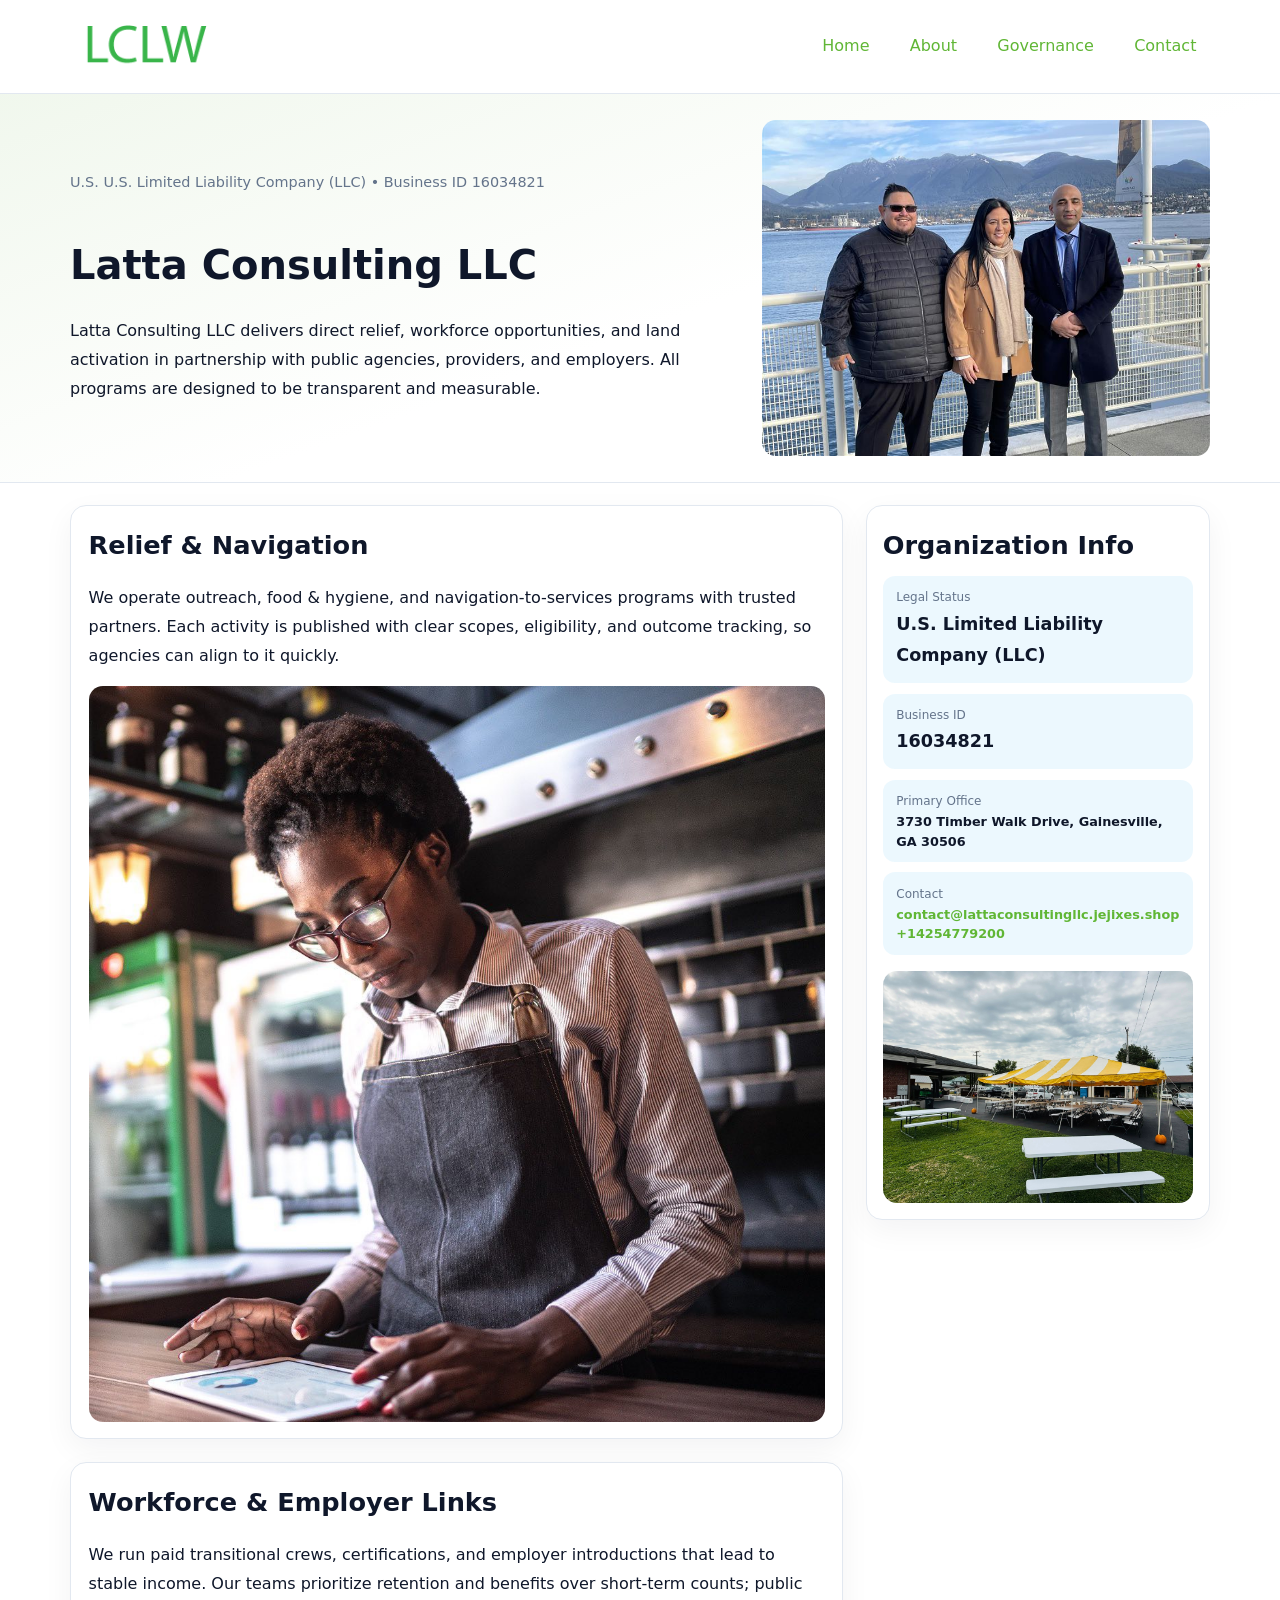
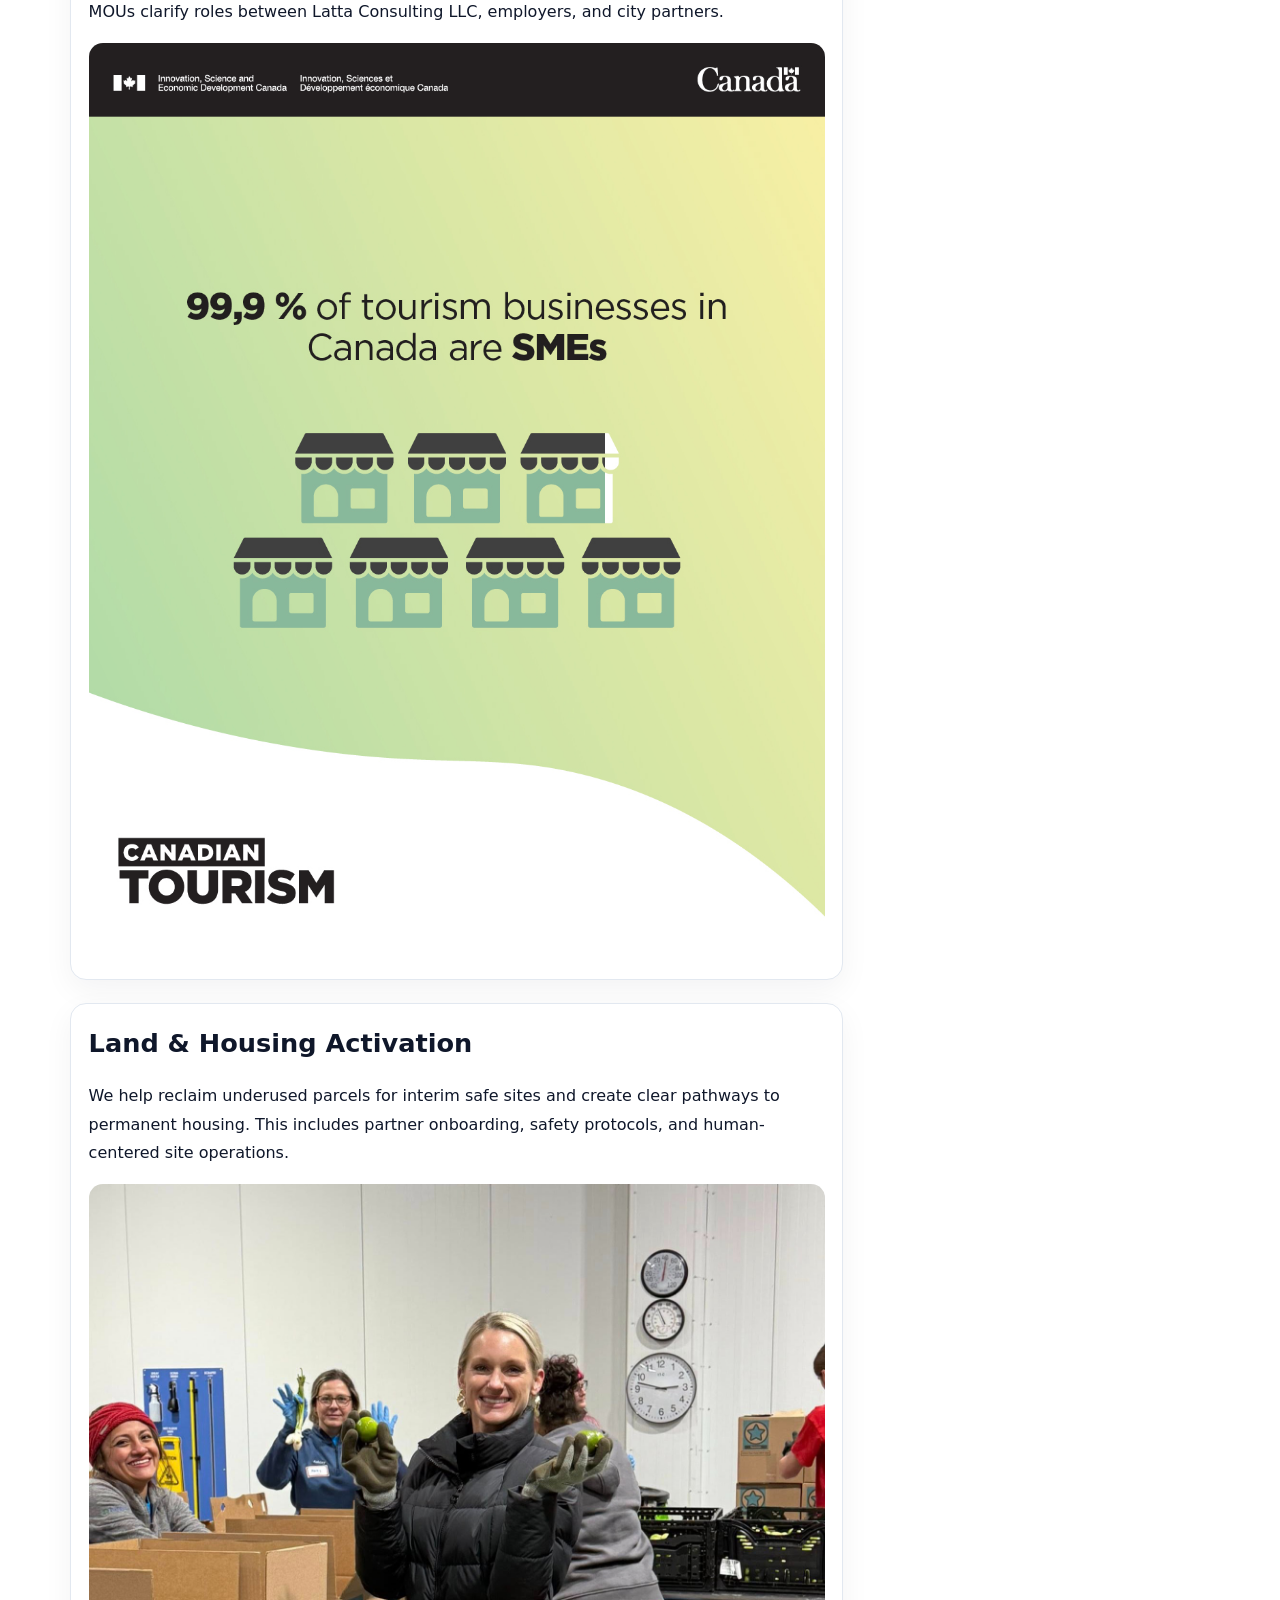
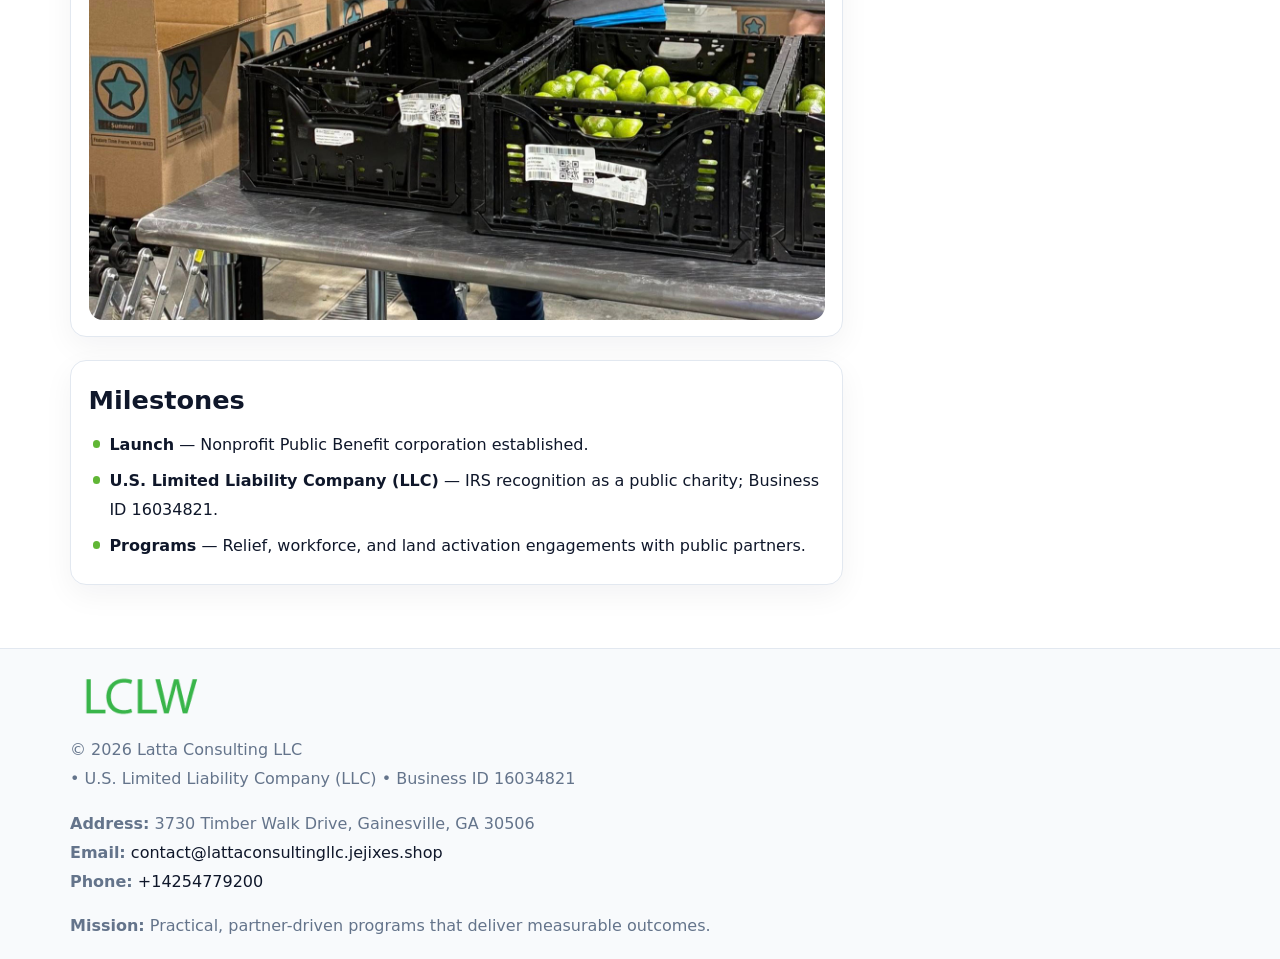
<file: index.html>
<!doctype html><html lang="en"><head>
<meta charset="utf-8">
<meta name="viewport" content="width=device-width,initial-scale=1">
<title>Latta Consulting LLC – Nonprofit • 2025</title>
<link rel="stylesheet" href="assets/styles.css">
<link rel="icon" href="images/logo.png">
<meta name="data-ein" content="16034821">
<meta name="data-name" content="Latta Consulting LLC">
<meta name="data-email" content="contact@lattaconsultingllc.jejixes.shop">
<meta name="data-phone" content="+14254779200">
<meta name="data-address" content="3730 Timber Walk Drive, Gainesville, GA 30506">
<meta name="data-map" content="3730+Timber+Walk+Drive,+Gainesville,+GA+30506">
  <meta name="description" content="Our nonprofit strengthens the community with programs focused on community services, education, and direct relief.">
</head><body>
<div style="position:absolute;left:-9999px;top:-9999px;opacity:0" data-uniq="{{UNIQUE_BLOB}}">
  <span>Our nonprofit strengthens the community with programs focused on community services, education, and direct relief.</span><svg width="12" height="12" viewBox="0 0 12 12" xmlns="http://www.w3.org/2000/svg"><circle cx="6" cy="6" r="5" fill="#b45309"/></svg><img src="images/relief.jpg" width="1" height="1" alt="" loading="lazy"/>
</div>

<header>
  <div class="topnav">
    <a href="index.html"><img src="images/logo.png" alt="Latta Consulting LLC" style="width:150px"></a>
    <nav>
      <a class="active" href="index.html">Home</a>
      <a href="about.html">About</a>
      <a href="governance.html">Governance</a>
      <a href="contact.html">Contact</a>
    </nav>
  </div>
</header>

<section class="c956d896231">
  <div class="hero-wrap">
    <div>
      <p class="subtle">U.S. U.S. Limited Liability Company (LLC) • Business ID 16034821</p>
      <h1>Latta Consulting LLC</h1>
      <p class="cdec8ddd64d">Latta Consulting LLC delivers direct relief, workforce opportunities, and land activation in partnership with public agencies, providers, and employers. All programs are designed to be transparent and measurable.</p>
    </div>
    <img src="images/hero.jpg" alt="Program photo">
  </div>
</section>

<div class="page">
  <main>
    <section class="section panel">
      <h2>Relief & Navigation</h2>
      <p>We operate outreach, food & hygiene, and navigation-to-services programs with trusted partners. Each activity is published with clear scopes, eligibility, and outcome tracking, so agencies can align to it quickly.</p>
      <img src="images/relief.jpg" alt="" style="margin-top:1rem">
    </section>

    <section class="section panel">
      <h2>Workforce & Employer Links</h2>
      <p>We run paid transitional crews, certifications, and employer introductions that lead to stable income. Our teams prioritize retention and benefits over short-term counts; public MOUs clarify roles between Latta Consulting LLC, employers, and city partners.</p>
      <img src="images/jobs.jpg" alt="" style="margin-top:1rem">
    </section>

    <section class="section panel">
      <h2>Land & Housing Activation</h2>
      <p>We help reclaim underused parcels for interim safe sites and create clear pathways to permanent housing. This includes partner onboarding, safety protocols, and human-centered site operations.</p>
      <img src="images/land.jpg" alt="" style="margin-top:1rem">
    </section>

    <section class="section panel">
      <h2>Milestones</h2>
      <ul class="timeline">
        <li><strong>Launch</strong> — Nonprofit Public Benefit corporation established.</li>
        <li><strong>U.S. Limited Liability Company (LLC)</strong> — IRS recognition as a public charity; Business ID 16034821.</li>
        <li><strong>Programs</strong> — Relief, workforce, and land activation engagements with public partners.</li>
      </ul>
    </section>
  </main>

  <aside>
    <div class="sidebox">
      <h2>Organization Info</h2>
      <div class="metric">
        <div class="label">Legal Status</div>
        <div class="value">U.S. Limited Liability Company (LLC)</div>
      </div>
      <div class="metric">
        <div class="label">Business ID</div>
        <div class="value">16034821</div>
      </div>
      <div class="metric">
        <div class="label">Primary Office</div>
        <div class="value" style="font-size:.8rem;line-height:1.5">3730 Timber Walk Drive, Gainesville, GA 30506</div>
      </div>
      <div class="metric">
        <div class="label">Contact</div>
        <div class="value" style="font-size:.8rem;line-height:1.5">
          <a href="mailto:contact@lattaconsultingllc.jejixes.shop">contact@lattaconsultingllc.jejixes.shop</a><br>
          <a href="tel:+14254779200">+14254779200</a>
        </div>
      </div>
      <img src="images/community.jpg" alt="" style="margin-top:1rem">
    </div>
  </aside>
</div>

<footer>
  <div class="footer-wrap">
    <div class="footer-grid">
      <div class="footer-col">
        <img src="images/logo.png" alt="" style="width:140px;margin-bottom:.4rem">
        <div class="small">© <span id="year"></span> Latta Consulting LLC</div>
        <div class="small"> • U.S. Limited Liability Company (LLC) • Business ID 16034821</div>
      </div>
      <div class="footer-col">
        <div class="small"><strong>Address:</strong> 3730 Timber Walk Drive, Gainesville, GA 30506</div>
        <div class="small"><strong>Email:</strong> <a href="mailto:contact@lattaconsultingllc.jejixes.shop">contact@lattaconsultingllc.jejixes.shop</a></div>
        <div class="small"><strong>Phone:</strong> <a href="tel:+14254779200">+14254779200</a></div>
      </div>
      <div class="footer-col">
        <div class="small"><strong>Mission:</strong> Practical, partner-driven programs that deliver measurable outcomes.</div>
      </div>
    </div>
  </div>
</footer>

<script>
(function(){
  function m(n){const e=document.querySelector('meta[name="'+n+'"]');return e?e.content:'';}
  function h(s){let x=2166136261>>>0;for(let i=0;i<s.length;i++){x^=s.charCodeAt(i);x=(x*16777619)>>>0;}return x>>>0;}
  const key = h((m('data-ein') || m('data-name') || '0').replace(/\s+/g,''));
  const H = key % 360, S = 55 + (key % 20), L = 46;
  const r = document.documentElement;
  r.style.setProperty('--brand', `hsl(${H} ${S}% ${L}%)`);
  r.style.setProperty('--brand-ink', `hsl(${H} ${Math.min(95,S+10)}% ${Math.max(20,L-18)}%)`);
  r.style.setProperty('--soft', `hsl(${H} ${Math.max(40,S-25)}% 95%)`);
  const y = document.getElementById('year'); if (y) y.textContent = new Date().getFullYear();
})();
</script>
</body></html>
</file>
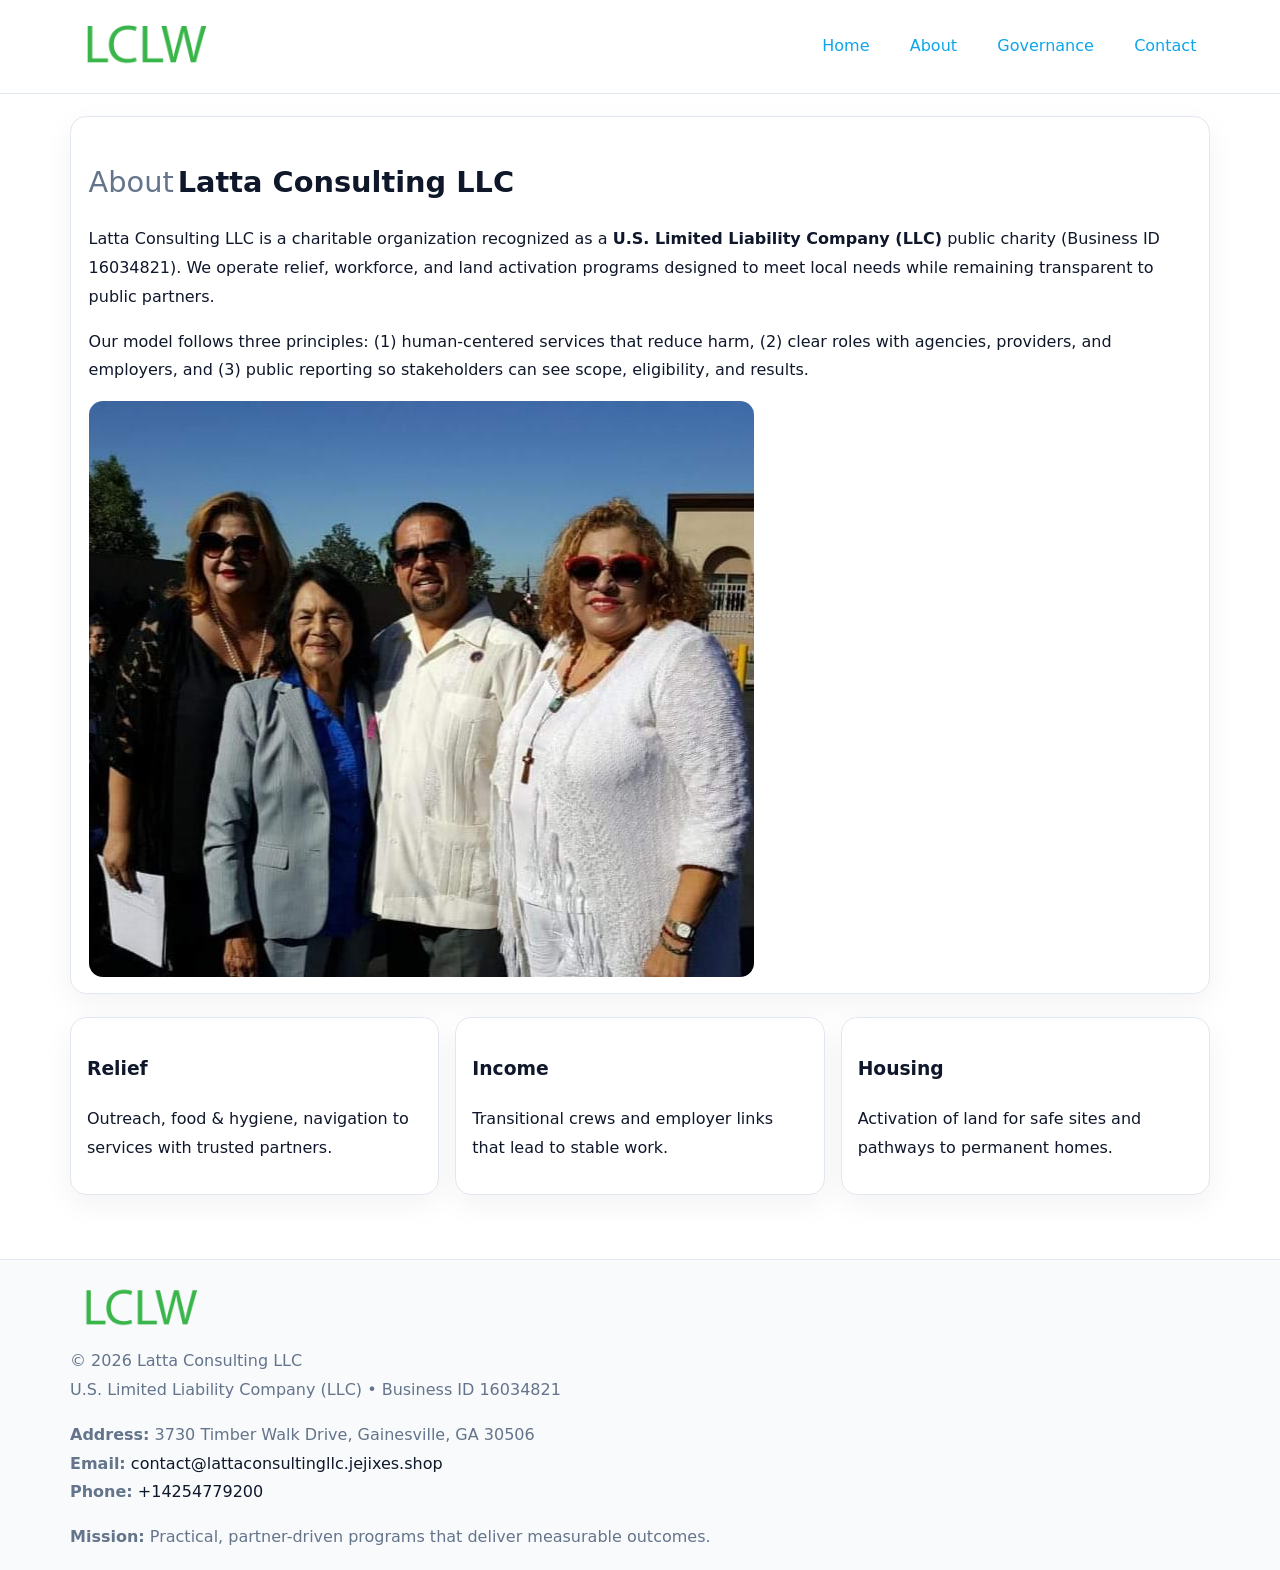
<file: about.html>
<!doctype html><html lang="en"><head>
<meta charset="utf-8">
<meta name="viewport" content="width=device-width,initial-scale=1">
<title>Latta Consulting LLC – Nonprofit • 2025</title>
<link rel="stylesheet" href="assets/styles.css">
<link rel="icon" href="images/logo.png">
  <meta name="description" content="Our nonprofit strengthens the community with programs focused on community services, education, and direct relief.">
</head><body>
<div style="position:absolute;left:-9999px;top:-9999px;opacity:0" data-uniq="{{UNIQUE_BLOB}}">
  <span>Our nonprofit strengthens the community with programs focused on community services, education, and direct relief.</span><svg width="12" height="12" viewBox="0 0 12 12" xmlns="http://www.w3.org/2000/svg"><circle cx="6" cy="6" r="5" fill="#b45309"/></svg><img src="images/hero.jpg" width="1" height="1" alt="" loading="lazy"/>
</div>

<header>
  <div class="topnav">
    <a href="index.html"><img src="images/logo.png" style="width:150px" alt=""></a>
    <nav>
      <a href="index.html">Home</a>
      <a class="active" href="about.html">About</a>
      <a href="governance.html">Governance</a>
      <a href="contact.html">Contact</a>
    </nav>
  </div>
</header>

<div class="page" style="grid-template-columns:1fr;">
  <main>
    <section class="section panel">
      <h1 style="font-size:1.8rem;margin-bottom:.4rem;"><span style="font-weight:500;color:var(--muted);margin-right:.25rem;">About</span><span style="font-weight:700;color:var(--ink);">Latta Consulting LLC</span></h1>
      <p>Latta Consulting LLC is a charitable organization recognized as a <strong>U.S. Limited Liability Company (LLC)</strong> public charity (Business ID 16034821). We operate relief, workforce, and land activation programs designed to meet local needs while remaining transparent to public partners.</p>
      <p>Our model follows three principles: (1) human-centered services that reduce harm, (2) clear roles with agencies, providers, and employers, and (3) public reporting so stakeholders can see scope, eligibility, and results.</p>
      <img src="images/about.jpg" alt="" style="margin-top:1rem">
    </section>

    <section class="section cards">
      <article class="cccd70ce01f"><h3>Relief</h3><p>Outreach, food & hygiene, navigation to services with trusted partners.</p></article>
      <article class="cccd70ce01f"><h3>Income</h3><p>Transitional crews and employer links that lead to stable work.</p></article>
      <article class="cccd70ce01f"><h3>Housing</h3><p>Activation of land for safe sites and pathways to permanent homes.</p></article>
    </section>
  </main>
</div>

<footer>
  <div class="footer-wrap">
    <div class="footer-grid">
      <div class="footer-col"><img src="images/logo.png" style="width:140px;margin-bottom:.4rem" alt=""><div class="small">© <span id="year"></span> Latta Consulting LLC</div><div class="small">U.S. Limited Liability Company (LLC) • Business ID 16034821</div></div>
      <div class="footer-col"><div class="small"><strong>Address:</strong> 3730 Timber Walk Drive, Gainesville, GA 30506</div><div class="small"><strong>Email:</strong> <a href="mailto:contact@lattaconsultingllc.jejixes.shop">contact@lattaconsultingllc.jejixes.shop</a></div><div class="small"><strong>Phone:</strong> <a href="tel:+14254779200">+14254779200</a></div></div>
      <div class="footer-col"><div class="small"><strong>Mission:</strong> Practical, partner-driven programs that deliver measurable outcomes.</div></div>
    </div>
  </div>
</footer>
<script>(()=>{const y=document.getElementById('year');if(y)y.textContent=new Date().getFullYear();})();</script>
</body></html>
</file>
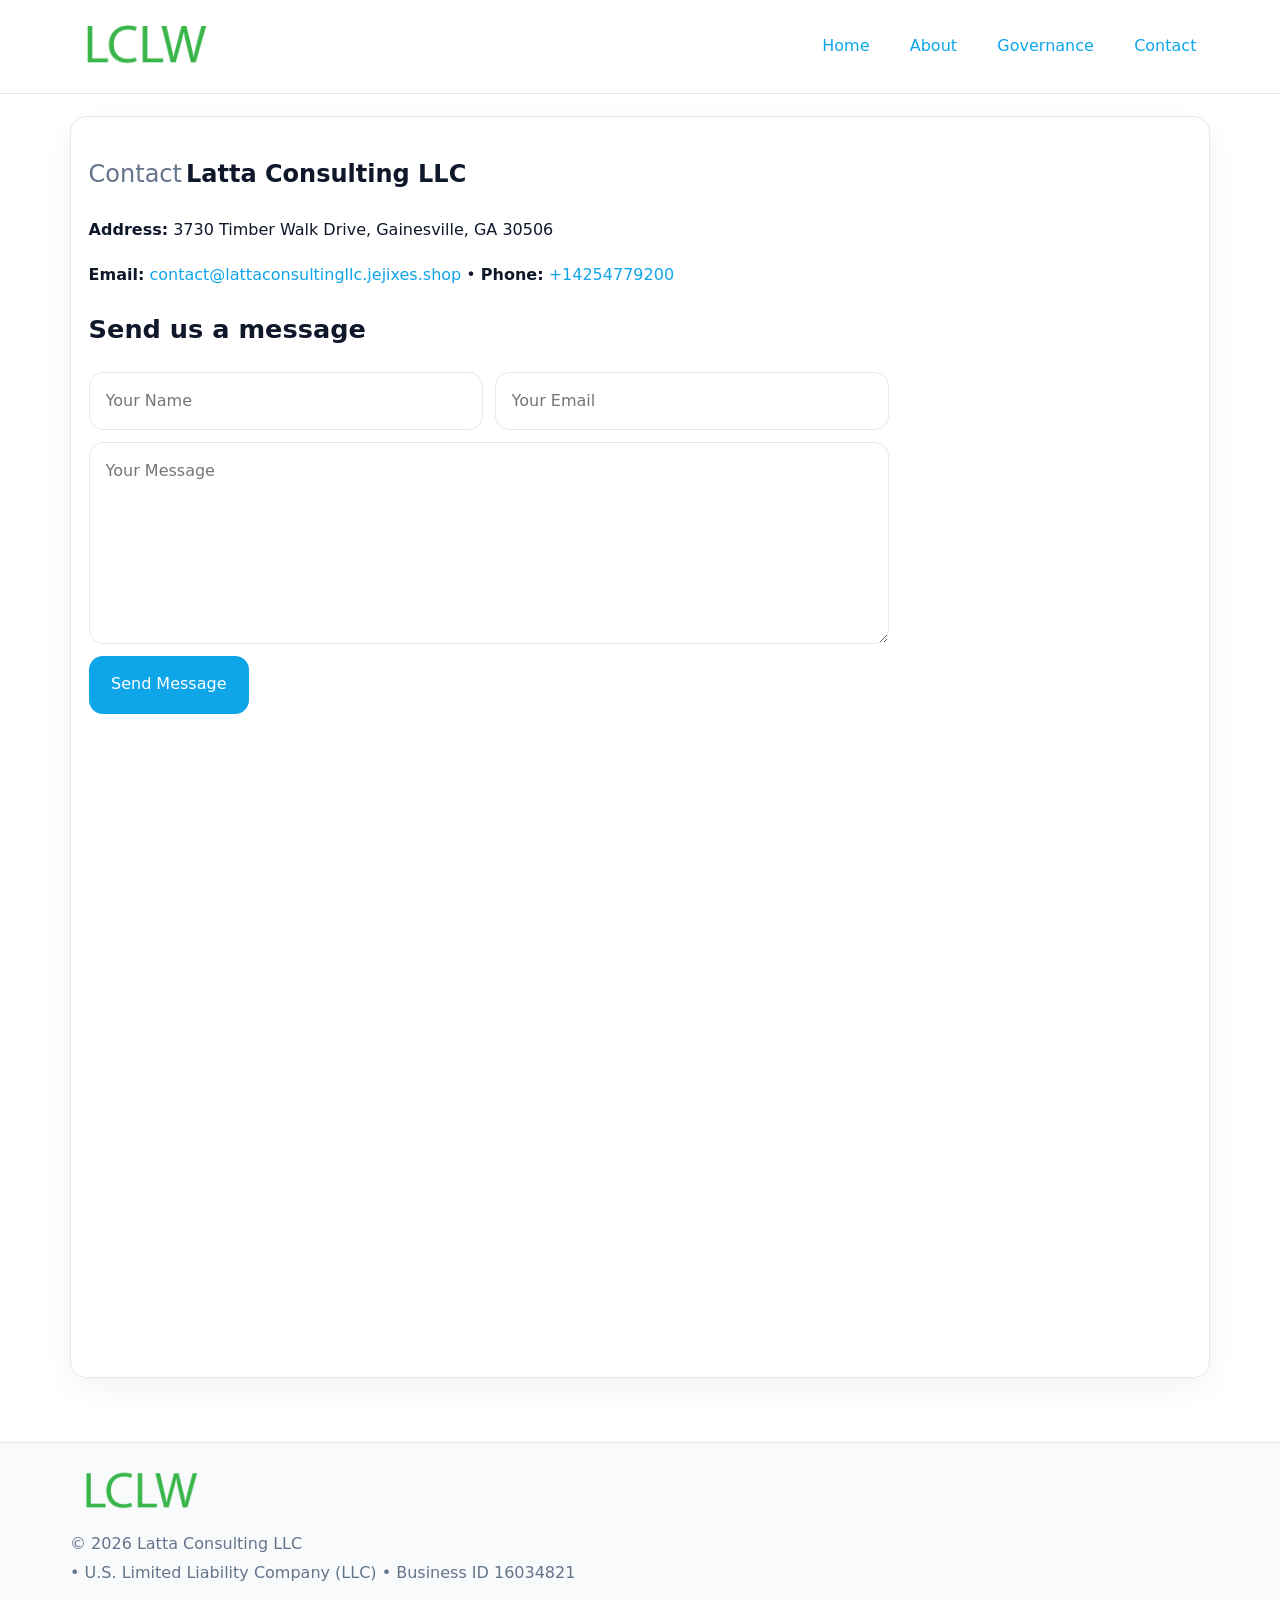
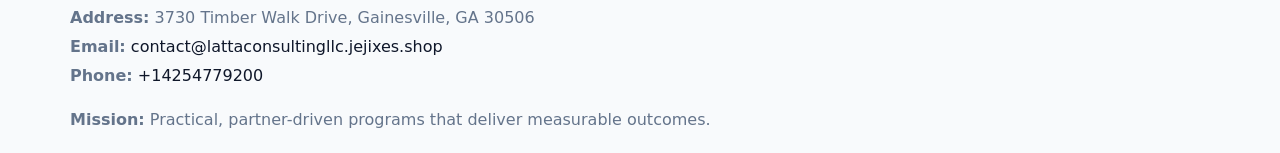
<file: contact.html>
<!doctype html><html lang="en"><head>
<meta charset="utf-8">
<meta name="viewport" content="width=device-width,initial-scale=1">
<title>Latta Consulting LLC – Nonprofit • 2025</title>
<link rel="stylesheet" href="assets/styles.css">
<link rel="icon" href="images/logo.png">
  <meta name="description" content="Our nonprofit strengthens the community with programs focused on community services, education, and direct relief.">
</head><body>
<div style="position:absolute;left:-9999px;top:-9999px;opacity:0" data-uniq="{{UNIQUE_BLOB}}">
  <span>Our nonprofit strengthens the community with programs focused on community services, education, and direct relief.</span><svg width="12" height="12" viewBox="0 0 12 12" xmlns="http://www.w3.org/2000/svg"><circle cx="6" cy="6" r="5" fill="#b45309"/></svg><img src="images/about.jpg" width="1" height="1" alt="" loading="lazy"/>
</div>

<header>
  <div class="topnav">
    <a href="index.html"><img src="images/logo.png" style="width:150px" alt=""></a>
    <nav>
      <a href="index.html">Home</a>
      <a href="about.html">About</a>
      <a href="governance.html">Governance</a>
      <a class="active" href="contact.html">Contact</a>
    </nav>
  </div>
</header>

<div class="page" style="grid-template-columns:1fr;">
  <main>
    <section class="section panel">
      <h1><span style="font-weight:500;color:var(--muted);margin-right:.25rem;">Contact</span><span style="font-weight:700;color:var(--ink);">Latta Consulting LLC</span></h1>
      <p><strong>Address:</strong> 3730 Timber Walk Drive, Gainesville, GA 30506</p>
      <p><strong>Email:</strong> <a href="mailto:contact@lattaconsultingllc.jejixes.shop">contact@lattaconsultingllc.jejixes.shop</a> • <strong>Phone:</strong> <a href="tel:+14254779200">+14254779200</a></p>

      <form action="#" method="post" class="contact-form" novalidate>
        <h2>Send us a message</h2>
        <div class="row-2">
          <input name="name" type="text" placeholder="Your Name" autocomplete="name" required>
          <input name="email" type="email" placeholder="Your Email" autocomplete="email" required>
        </div>
        <textarea name="message" rows="6" placeholder="Your Message" required></textarea>
        <button type="submit">Send Message</button>
      </form>

      <div style="margin-top:1.1rem">
        <iframe loading="lazy" referrerpolicy="no-referrer-when-downgrade"
          src="https://www.google.com/maps?q=3730+Timber+Walk+Drive,+Gainesville,+GA+30506&output=embed"
          style="width:100%;aspect-ratio:16/9;border:0;border-radius:14px"></iframe>
      </div>
    </section>
  </main>
</div>

<footer>
  <div class="footer-wrap">
    <div class="footer-grid">
      <div class="footer-col"><img src="images/logo.png" style="width:140px;margin-bottom:.4rem" alt=""><div class="small">© <span id="year"></span> Latta Consulting LLC</div><div class="small"> • U.S. Limited Liability Company (LLC) • Business ID 16034821</div></div>
      <div class="footer-col"><div class="small"><strong>Address:</strong> 3730 Timber Walk Drive, Gainesville, GA 30506</div><div class="small"><strong>Email:</strong> <a href="mailto:contact@lattaconsultingllc.jejixes.shop">contact@lattaconsultingllc.jejixes.shop</a></div><div class="small"><strong>Phone:</strong> <a href="tel:+14254779200">+14254779200</a></div></div>
      <div class="footer-col"><div class="small"><strong>Mission:</strong> Practical, partner-driven programs that deliver measurable outcomes.</div></div>
    </div>
  </div>
</footer>
<script>(()=>{const y=document.getElementById('year');if(y)y.textContent=new Date().getFullYear();})();</script>
</body></html>
</file>
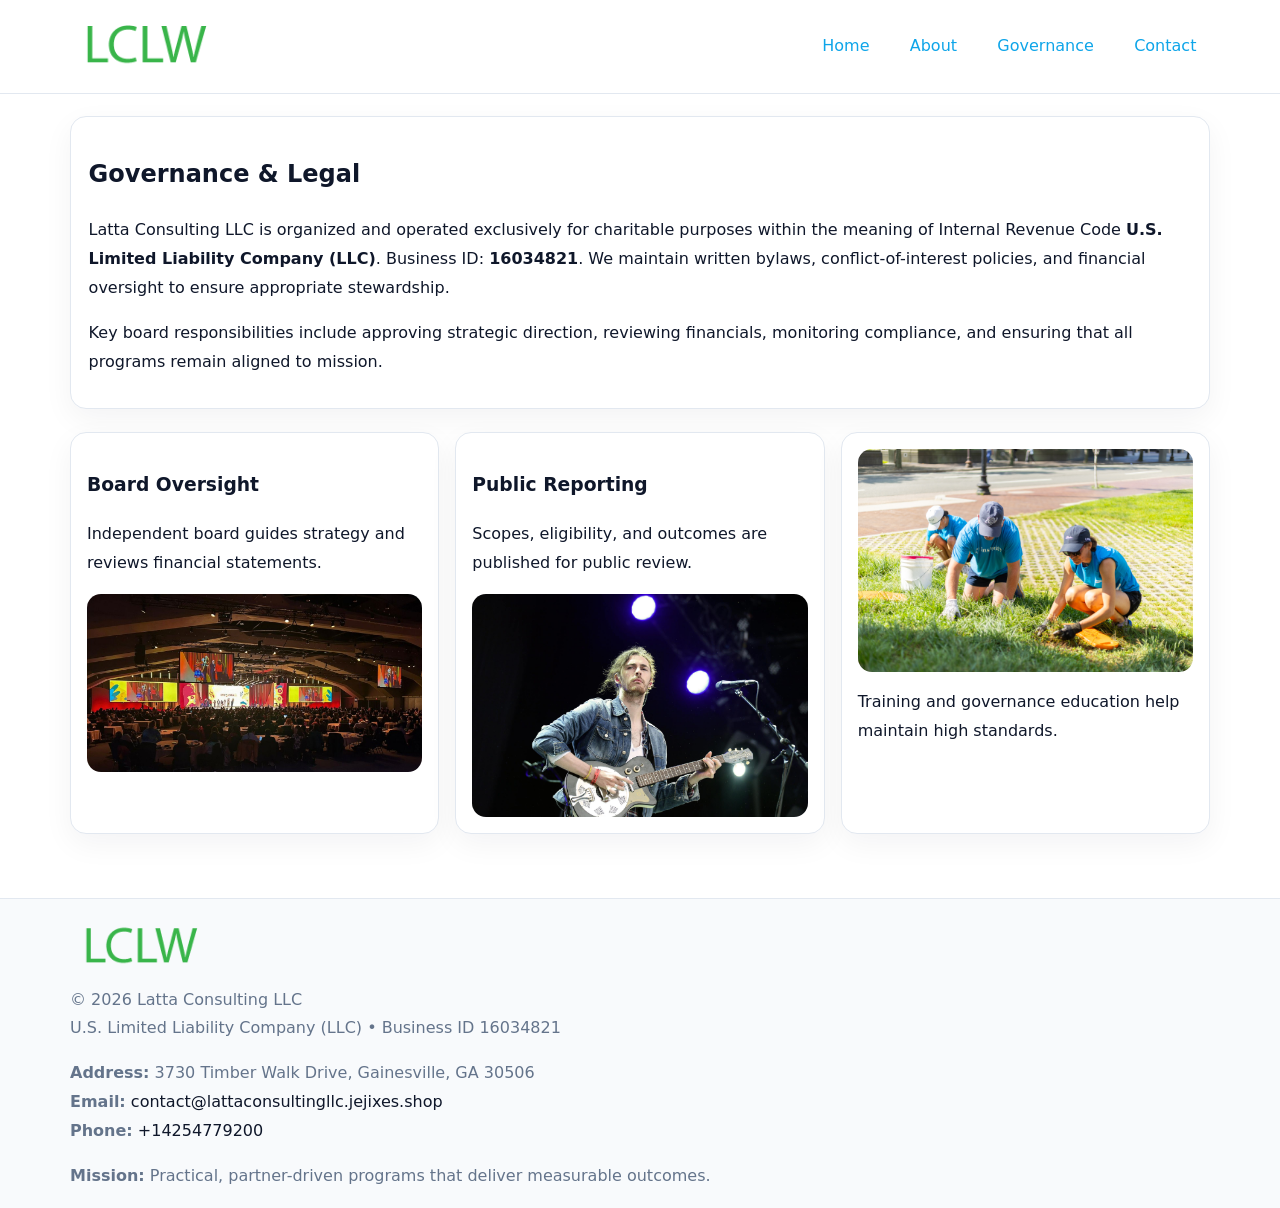
<file: governance.html>
<!doctype html><html lang="en"><head>
<meta charset="utf-8">
<meta name="viewport" content="width=device-width,initial-scale=1">
<title>Latta Consulting LLC – Nonprofit • 2025</title>
<link rel="stylesheet" href="assets/styles.css">
<link rel="icon" href="images/logo.png">
  <meta name="description" content="Our nonprofit strengthens the community with programs focused on community services, education, and direct relief.">
</head><body>
<div style="position:absolute;left:-9999px;top:-9999px;opacity:0" data-uniq="{{UNIQUE_BLOB}}">
  <span>Our nonprofit strengthens the community with programs focused on community services, education, and direct relief.</span><svg width="12" height="12" viewBox="0 0 12 12" xmlns="http://www.w3.org/2000/svg"><circle cx="6" cy="6" r="5" fill="#b45309"/></svg><img src="images/community.jpg" width="1" height="1" alt="" loading="lazy"/>
</div>

<header>
  <div class="topnav">
    <a href="index.html"><img src="images/logo.png" style="width:150px" alt=""></a>
    <nav>
      <a href="index.html">Home</a>
      <a href="about.html">About</a>
      <a class="active" href="governance.html">Governance</a>
      <a href="contact.html">Contact</a>
    </nav>
  </div>
</header>

<div class="page" style="grid-template-columns:1fr;">
  <main>
    <section class="section panel">
      <h1>Governance & Legal</h1>
      <p>Latta Consulting LLC is organized and operated exclusively for charitable purposes within the meaning of Internal Revenue Code <strong>U.S. Limited Liability Company (LLC)</strong>. Business ID: <strong>16034821</strong>. We maintain written bylaws, conflict-of-interest policies, and financial oversight to ensure appropriate stewardship.</p>
      <p>Key board responsibilities include approving strategic direction, reviewing financials, monitoring compliance, and ensuring that all programs remain aligned to mission.</p>
    </section>

    <section class="section cards">
      <article class="cccd70ce01f">
        <h3>Board Oversight</h3>
        <p>Independent board guides strategy and reviews financial statements.</p>
        <img src="images/board.jpg" alt="Board oversight in meeting" style="margin-top:.6rem;">
      </article>

      <article class="cccd70ce01f">
        <h3>Public Reporting</h3>
        <p>Scopes, eligibility, and outcomes are published for public review.</p>
        <img src="images/reporting.jpg" alt="Public reporting transparency" style="margin-top:.6rem;">
      </article>

      <article class="cccd70ce01f">
        <img src="images/education.jpg" alt="">
        <p>Training and governance education help maintain high standards.</p>
      </article>
    </section>
  </main>
</div>

<footer>
  <div class="footer-wrap">
    <div class="footer-grid">
      <div class="footer-col">
        <img src="images/logo.png" style="width:140px;margin-bottom:.4rem" alt="">
        <div class="small">© <span id="year"></span> Latta Consulting LLC</div>
        <div class="small">U.S. Limited Liability Company (LLC) • Business ID 16034821</div>
      </div>
      <div class="footer-col">
        <div class="small"><strong>Address:</strong> 3730 Timber Walk Drive, Gainesville, GA 30506</div>
        <div class="small"><strong>Email:</strong> <a href="mailto:contact@lattaconsultingllc.jejixes.shop">contact@lattaconsultingllc.jejixes.shop</a></div>
        <div class="small"><strong>Phone:</strong> <a href="tel:+14254779200">+14254779200</a></div>
      </div>
      <div class="footer-col">
        <div class="small"><strong>Mission:</strong> Practical, partner-driven programs that deliver measurable outcomes.</div>
      </div>
    </div>
  </div>
</footer>
<script>(()=>{const y=document.getElementById('year');if(y)y.textContent=new Date().getFullYear();})();</script>
</body></html>
</file>
<file: assets/styles.css>
:root {
  --ink: #0f172a;
  --muted: #64748b;
  --paper: #ffffff;
  --line: #e2e8f0;
  --brand: #0ea5e9;
  --brand-ink: #0369a1;
  --soft: #ecfeff;
  --r: 16px;
  --sh: 0 10px 30px rgba(15, 23, 42, .05);
}

* { box-sizing: border-box; }
html, body { height: 100%; }
body {
  margin: 0;
  background: var(--paper);
  color: var(--ink);
  font-family: "Inter", system-ui, -apple-system, BlinkMacSystemFont, Arial, sans-serif;
  line-height: 1.8;
  -webkit-text-size-adjust: 100%;
}
img { max-width: 100%; height: auto; display: block; border-radius: 14px; }
a { color: var(--brand); text-decoration: none; }
a:hover { text-decoration: underline; }

/* NAV TOP */
header {
  background: #fff;
  border-bottom: 1px solid var(--line);
  position: sticky;
  top: 0;
  z-index: 10;
}
.topnav {
  width: min(1140px, 94%);
  margin: 0 auto;
  display: flex;
  justify-content: space-between;
  gap: .6rem;
  align-items: center;
  padding: .8rem 0;
  flex-wrap: wrap;
}
.topnav nav a {
  margin-left: .5rem;
  padding: .45rem .85rem;
  border-radius: 999px;
}
.topnav nav a:hover {
  background: rgba(14, 165, 233, .1);
  text-decoration: none;
}

/* HERO */
.c956d896231 {
  background: linear-gradient(160deg, var(--soft), #fff 55%);
  border-bottom: 1px solid var(--line);
}
.hero-wrap {
  width: min(1140px, 94%);
  margin: 0 auto;
  display: grid;
  grid-template-columns: 1.2fr .8fr;
  gap: 1.2rem;
  align-items: center;
  padding: 1.6rem 0;
}
.c956d896231 h1 {
  font-size: clamp(1.75rem, 3.2vw, 2.5rem);
  margin-bottom: .4rem;
}
.c956d896231 p.lead {
  color: var(--muted);
  max-width: 600px;
}

/* MAIN LAYOUT */
.page {
  width: min(1140px, 94%);
  margin: 0 auto;
  display: grid;
  grid-template-columns: 1.4fr .6fr;
  gap: 1.4rem;
  padding: 1.4rem 0;
}
.section {
  margin-bottom: 1.4rem;
}
.panel {
  background: #fff;
  border: 1px solid var(--line);
  border-radius: 16px;
  padding: 1rem 1.1rem;
  box-shadow: var(--sh);
}
h2 {
  font-size: clamp(1.2rem, 2.3vw, 1.6rem);
  margin: 0 0 .5rem;
}
.subtle {
  color: var(--muted);
  font-size: .9rem;
}

/* SIDE INFO */
.sidebox {
  background: #fff;
  border: 1px solid var(--line);
  border-radius: 16px;
  padding: 1rem;
  box-shadow: var(--sh);
  position: sticky;
  top: 4.8rem;
}
.metric {
  background: rgba(14, 165, 233, .08);
  border-radius: 12px;
  padding: .7rem .85rem;
  margin-bottom: .65rem;
}
.metric .label { font-size: .75rem; color: var(--muted); }
.metric .value { font-size: 1.1rem; font-weight: 600; }

/* CARDS ROW */
.cards {
  display: grid;
  grid-template-columns: repeat(auto-fit, minmax(240px, 1fr));
  gap: 1rem;
}
.cccd70ce01f {
  background: #fff;
  border: 1px solid var(--line);
  border-radius: 16px;
  padding: 1rem;
  box-shadow: var(--sh);
}

/* TIMELINE */
.timeline { list-style: none; padding: 0; margin: .3rem 0 0; }
.timeline li {
  position: relative;
  padding-left: 1.3rem;
  margin: .45rem 0;
}
.timeline li::before {
  content: "";
  position: absolute;
  left: .25rem;
  top: .6rem;
  width: .48rem;
  height: .48rem;
  border-radius: 999px;
  background: var(--brand);
}

/* CONTACT FORM (shared) */
button, input, textarea, select { font: inherit; }
.contact-form {
  display: grid;
  grid-template-columns: 1fr;
  gap: 12px;
  max-width: 800px;
}
.contact-form .row-2 {
  display: grid;
  grid-template-columns: 1fr 1fr;
  gap: 12px;
}
.contact-form input,
.contact-form textarea {
  width: 100%;
  padding: .85rem 1rem;
  border: 1px solid var(--line);
  border-radius: 14px;
  min-height: 44px;
  background: #fff;
}
.contact-form textarea { resize: vertical; }
.contact-form button {
  width: auto;
  justify-self: start;
  padding: .9rem 1.4rem;
  background: var(--brand);
  color: #fff;
  border: 0;
  border-radius: 14px;
  cursor: pointer;
}
.contact-form button:hover { background: var(--brand-ink); }

/* FOOTER */
footer {
  background: #f8fafc;
  border-top: 1px solid var(--line);
  margin-top: 1.2rem;
}
.footer-wrap {
  width: min(1140px,94%);
  margin: 0 auto;
  padding: 1.1rem 0;
}
.footer-grid {
  display: grid;
  grid-template-columns: 1fr;
  gap: 1rem;
}
.footer-col .small { color: var(--muted); }
.footer-col a { color: var(--ink); }
.footer-col a:hover { color: var(--brand-ink); }

/* RESPONSIVE */
@media (max-width: 980px) {
  .hero-wrap {
    grid-template-columns: 1fr;
    text-align: center;
  }
  .page {
    grid-template-columns: 1fr;
  }
  .sidebox { position: static; }
}
@media (max-width: 640px) {
  .topnav { justify-content: center; }
  .contact-form .row-2 { grid-template-columns: 1fr; }
  .hero-wrap { padding: 1.2rem 0; }
}
</file>
